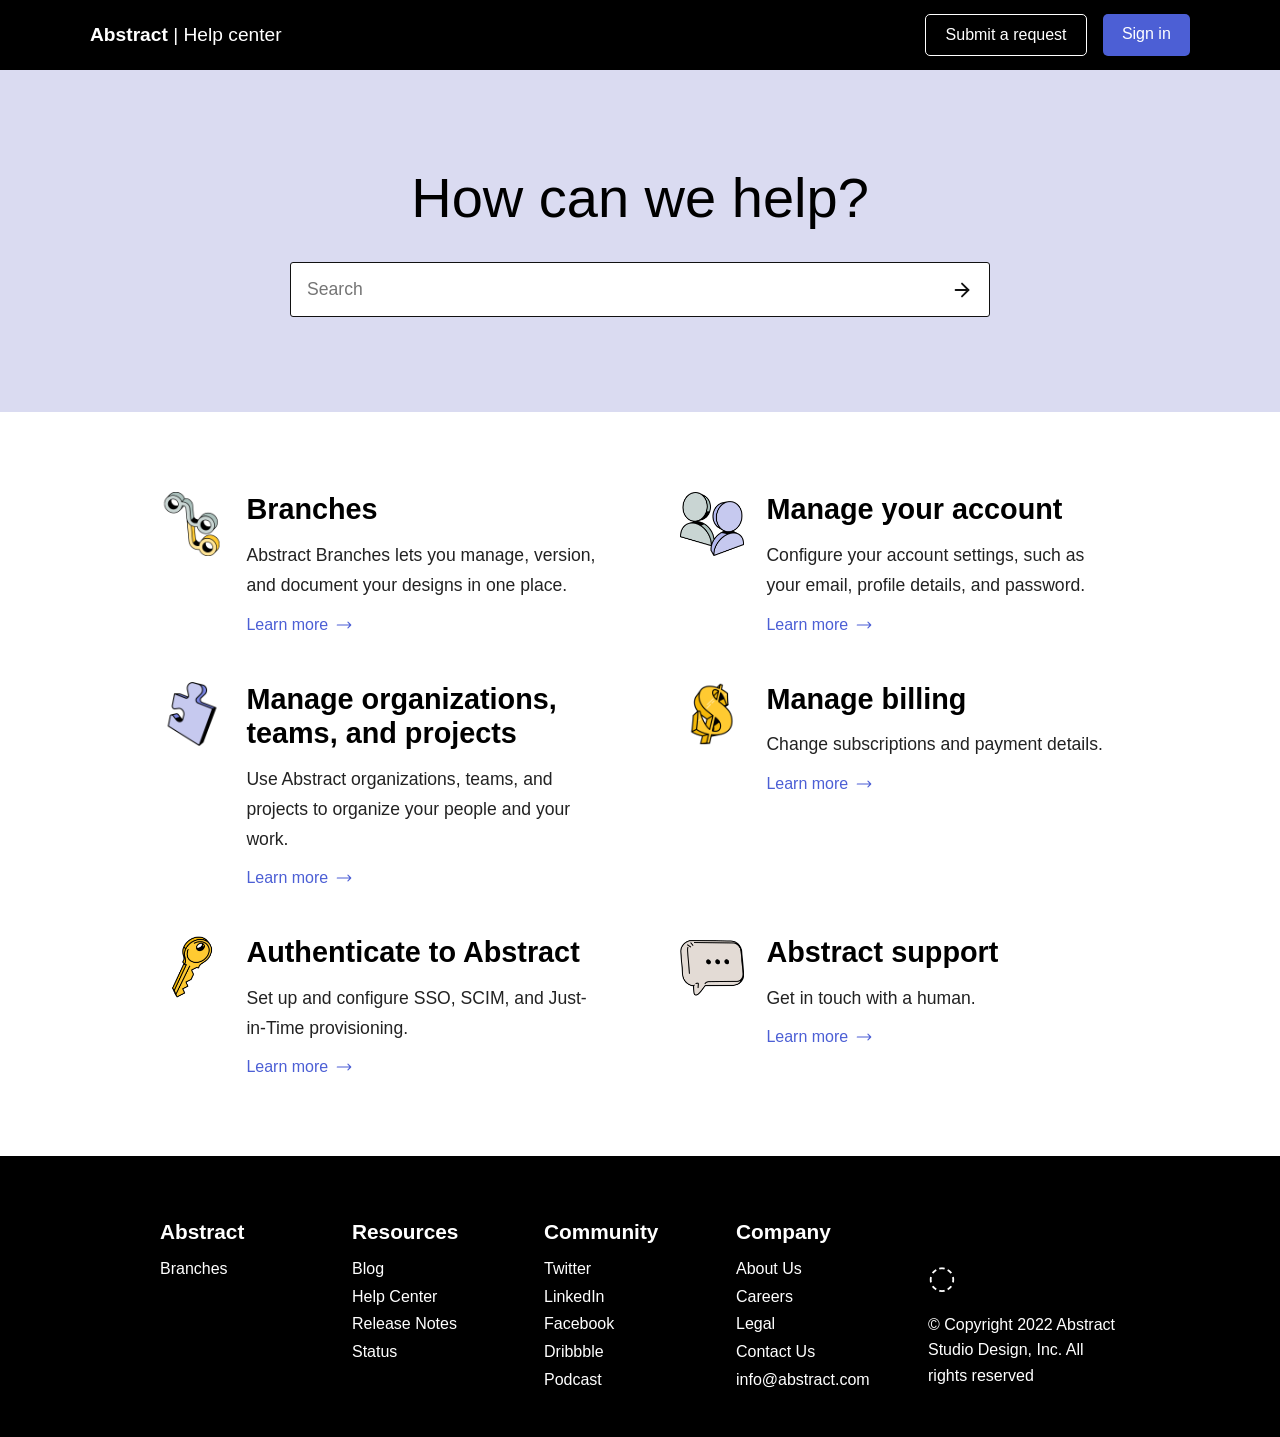
<file: Abstract/index.html>
<!doctype html>
<html lang="en">
  <head>
    <meta charset="UTF-8" />
    <meta name="viewport" content="width=device-width, initial-scale=1.0" />
    <title>Abstract</title>
    <link rel="stylesheet" href="style.css" />
  </head>
  <body>
    <header>
      <div class="branding">
        <p><span>Abstract</span> | Help center</p>
      </div>
      <div class="btn">
        <a href="#" class="req">Submit a request</a>
        <a href="#" class="sign">Sign in</a>
      </div>
    </header>

    <section class="hero">
      <h1>How can we help?</h1>
      <div class="search-box">
        <input type="text" placeholder="Search" />
        <svg
          class="arrow"
          xmlns="http://www.w3.org/2000/svg"
          width="22"
          height="22"
          viewBox="0 0 24 24"
          fill="none"
          stroke="currentColor"
          stroke-width="2"
          stroke-linecap="round"
          stroke-linejoin="round"
        >
          <path d="M5 12h14" />
          <path d="m12 5 7 7-7 7" />
        </svg>
      </div>
    </section>

    <main class="features">
      <div class="card">
        <div class="feature-icon" aria-hidden="true">
          <img src="icons/icon-versions.png" alt="" />
        </div>
        <div class="container">
          <h3>Branches</h3>
          <p>
            Abstract Branches lets you manage, version, and document your
            designs in one place.
          </p>
          <a href="#" class="learn-link">
            <span>Learn more</span>
            <svg
              xmlns="http://www.w3.org/2000/svg"
              fill="none"
              viewBox="0 0 24 24"
              stroke-width="1.5"
              stroke="currentColor"
              class="size-6"
            >
              <path
                stroke-linecap="round"
                stroke-linejoin="round"
                d="M17.25 8.25 21 12m0 0-3.75 3.75M21 12H3"
              />
            </svg>
          </a>
        </div>
      </div>

      <div class="card">
        <div class="feature-icon" aria-hidden="true">
          <img src="icons/icon-account.png" alt="" />
        </div>
        <div class="container">
          <h3>Manage your account</h3>
          <p>
            Configure your account settings, such as your email, profile
            details, and password.
          </p>
          <a href="#" class="learn-link">
            <span>Learn more</span>
            <svg
              xmlns="http://www.w3.org/2000/svg"
              fill="none"
              viewBox="0 0 24 24"
              stroke-width="1.5"
              stroke="currentColor"
              class="size-6"
            >
              <path
                stroke-linecap="round"
                stroke-linejoin="round"
                d="M17.25 8.25 21 12m0 0-3.75 3.75M21 12H3"
              />
            </svg>
          </a>
        </div>
      </div>

      <div class="card">
        <div class="feature-icon" aria-hidden="true">
          <img src="icons/icon-organizations.png" alt="" />
        </div>
        <div class="container">
          <h3>Manage organizations, teams, and projects</h3>
          <p>
            Use Abstract organizations, teams, and projects to organize your
            people and your work.
          </p>
          <a href="#" class="learn-link">
            <span>Learn more</span>
            <svg
              xmlns="http://www.w3.org/2000/svg"
              fill="none"
              viewBox="0 0 24 24"
              stroke-width="1.5"
              stroke="currentColor"
              class="size-6"
            >
              <path
                stroke-linecap="round"
                stroke-linejoin="round"
                d="M17.25 8.25 21 12m0 0-3.75 3.75M21 12H3"
              />
            </svg>
          </a>
        </div>
      </div>

      <div class="card">
        <div class="feature-icon" aria-hidden="true">
          <img src="icons/icon-billing.png" alt="" />
        </div>
        <div class="container">
          <h3>Manage billing</h3>
          <p>Change subscriptions and payment details.</p>
          <a href="#" class="learn-link">
            <span>Learn more</span>
            <svg
              xmlns="http://www.w3.org/2000/svg"
              fill="none"
              viewBox="0 0 24 24"
              stroke-width="1.5"
              stroke="currentColor"
              class="size-6"
            >
              <path
                stroke-linecap="round"
                stroke-linejoin="round"
                d="M17.25 8.25 21 12m0 0-3.75 3.75M21 12H3"
              />
            </svg>
          </a>
        </div>
      </div>

      <div class="card">
        <div class="feature-icon" aria-hidden="true">
          <img src="icons/icon-authenticate.png" alt="" />
        </div>
        <div class="container">
          <h3>Authenticate to Abstract</h3>
          <p>Set up and configure SSO, SCIM, and Just-in-Time provisioning.</p>
          <a href="#" class="learn-link">
            <span>Learn more</span>
            <svg
              xmlns="http://www.w3.org/2000/svg"
              fill="none"
              viewBox="0 0 24 24"
              stroke-width="1.5"
              stroke="currentColor"
              class="size-6"
            >
              <path
                stroke-linecap="round"
                stroke-linejoin="round"
                d="M17.25 8.25 21 12m0 0-3.75 3.75M21 12H3"
              />
            </svg>
          </a>
        </div>
      </div>

      <div class="card">
        <div class="feature-icon" aria-hidden="true">
          <img src="icons/icon-comment.png" alt="" />
        </div>
        <div class="container">
          <h3>Abstract support</h3>
          <p>Get in touch with a human.</p>
          <a href="#" class="learn-link">
            <span>Learn more</span>
            <svg
              xmlns="http://www.w3.org/2000/svg"
              fill="none"
              viewBox="0 0 24 24"
              stroke-width="1.5"
              stroke="currentColor"
              class="size-6"
            >
              <path
                stroke-linecap="round"
                stroke-linejoin="round"
                d="M17.25 8.25 21 12m0 0-3.75 3.75M21 12H3"
              />
            </svg>
          </a>
        </div>
      </div>
    </main>

    <footer class="footer">
      <div class="footer-column">
        <h4>Abstract</h4>
        <a href="#">Branches</a>
      </div>
      <div class="footer-column">
        <h4>Resources</h4>
        <a href="#">Blog</a>
        <a href="#">Help Center</a>
        <a href="#">Release Notes</a>
        <a href="#">Status</a>
      </div>
      <div class="footer-column">
        <h4>Community</h4>
        <a href="#">Twitter</a>
        <a href="#">LinkedIn</a>
        <a href="#">Facebook</a>
        <a href="#">Dribbble</a>
        <a href="#">Podcast</a>
      </div>
      <div class="footer-column">
        <h4>Company</h4>
        <a href="#">About Us</a>
        <a href="#">Careers</a>
        <a href="#">Legal</a>
        <a href="#">Contact Us</a>
        <a href="#">info@abstract.com</a>
      </div>
      <div class="footer-brand">
        <div class="brand-mark">◌</div>
        <p>© Copyright 2022 Abstract Studio Design, Inc. All rights reserved</p>
      </div>
    </footer>
  </body>
</html>
</file>
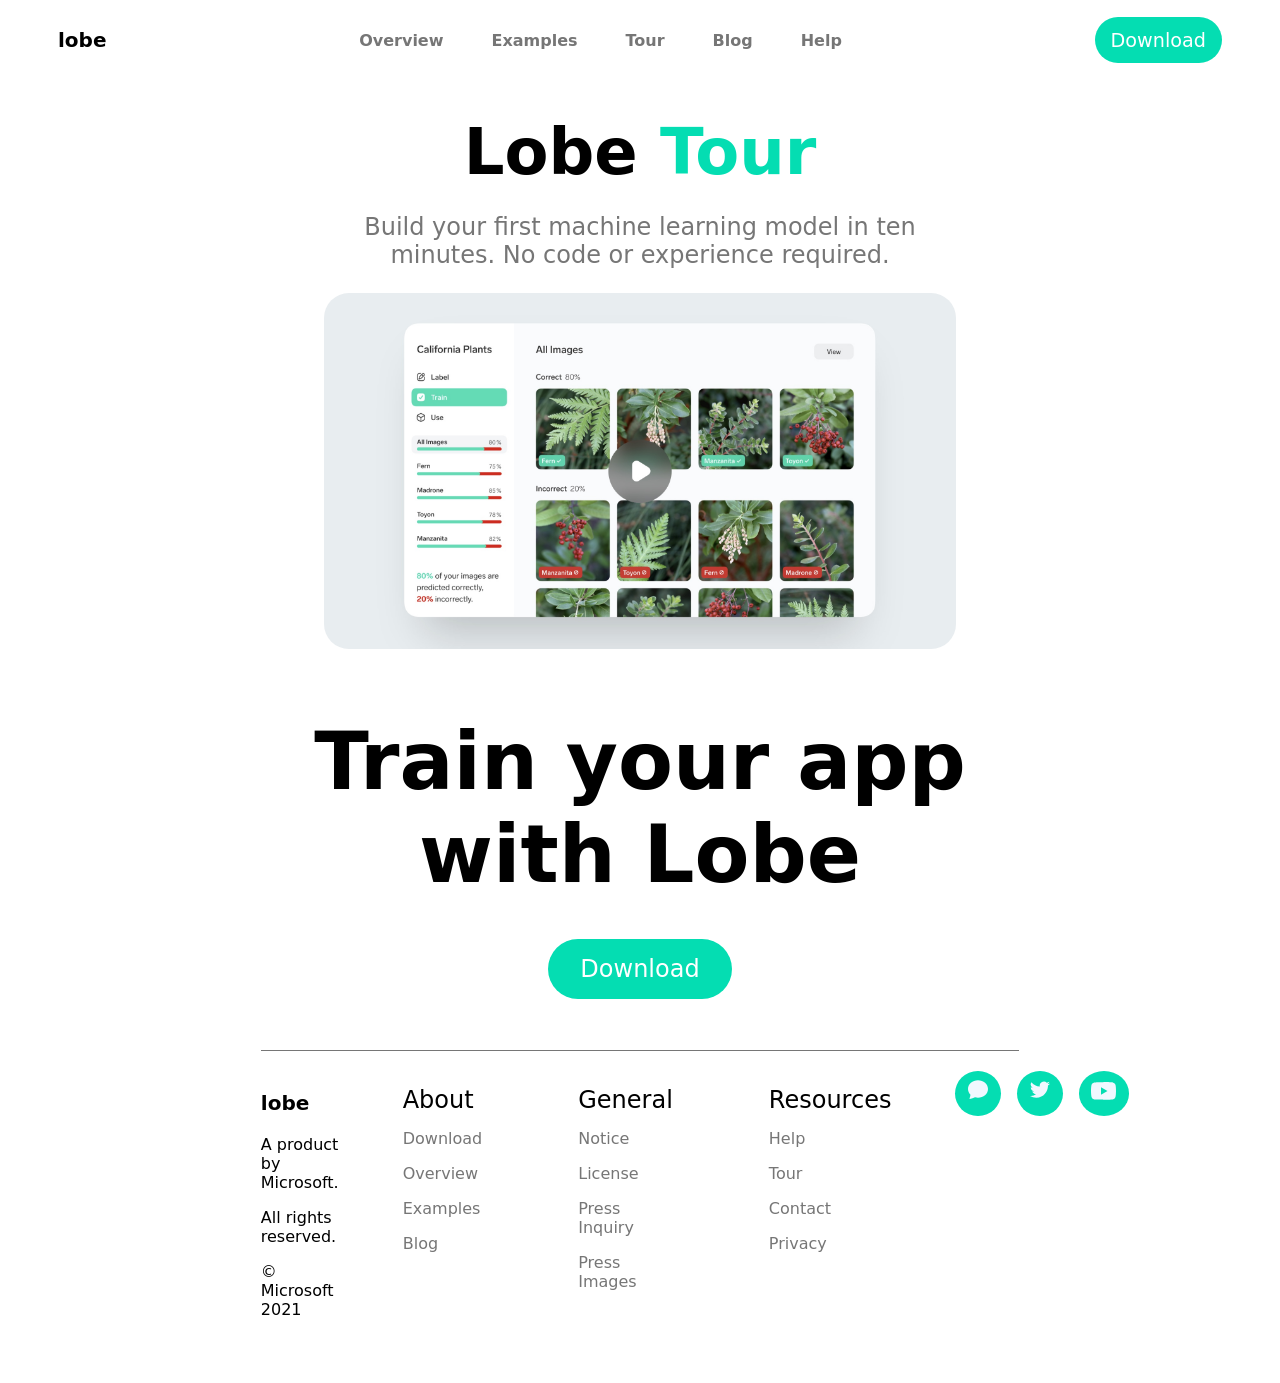
<file: Lobe Tour/index.html>
<!doctype html>
<html>
  <head>
    <link rel="stylesheet" href="style.css" />
  </head>
  <body>
    <header>
      <p class="logo">lobe</p>
      <nav class="navigation">
        <a href="#">Overview</a>
        <a href="#">Examples</a>
        <a href="#">Tour</a>
        <a href="#">Blog</a>
        <a href="#">Help</a>
      </nav>
      <a class="download-btn">Download</a>
    </header>

    <div class="hero">
      <h1>Lobe <span>Tour</span></h1>
      <p>
        Build your first machine learning model in ten <br />
        minutes. No code or experience required.
      </p>
      <img src="assests/banner.jpg" alt="example" width="50%" />
    </div>
    <div class="cta">
      <h2>
        Train your app <br />
        with Lobe
      </h2>
      <a class="download-btn">Download</a>
    </div>
    <footer>
      <div class="container">
        <div class="left">
          <p class="logo">lobe</p>
          <p>A product by Microsoft.</p>
          <p>All rights reserved.</p>
          <p>© Microsoft 2021</p>
        </div>
        <div class="center">
          <div class="about list">
            <h4>About</h4>
            <a href="">Download</a>
            <a href="">Overview</a>
            <a href="">Examples</a>
            <a href="">Blog</a>
          </div>
          <div class="general list">
            <h4>General</h4>
            <a href="">Notice</a>
            <a href="">License</a>
            <a href="">Press Inquiry</a>
            <a href="">Press Images</a>
          </div>
          <div class="resources list">
            <h4>Resources</h4>
            <a href="">Help</a>
            <a href="">Tour</a>
            <a href="">Contact</a>
            <a href="">Privacy</a>
          </div>
        </div>
        <div class="right">
          <div class="icon">
            <svg
              xmlns="http://www.w3.org/2000/svg"
              width="20"
              height="20"
              fill="currentColor"
              class="bi bi-chat-fill"
              viewBox="0 0 16 16"
            >
              <path
                d="M8 15c4.418 0 8-3.134 8-7s-3.582-7-8-7-8 3.134-8 7c0 1.76.743 3.37 1.97 4.6-.097 1.016-.417 2.13-.771 2.966-.079.186.074.394.273.362 2.256-.37 3.597-.938 4.18-1.234A9 9 0 0 0 8 15"
              />
            </svg>
          </div>
          <div class="icon">
            <svg
              xmlns="http://www.w3.org/2000/svg"
              width="20"
              height="20"
              fill="currentColor"
              class="bi bi-twitter"
              viewBox="0 0 16 16"
            >
              <path
                d="M5.026 15c6.038 0 9.341-5.003 9.341-9.334q.002-.211-.006-.422A6.7 6.7 0 0 0 16 3.542a6.7 6.7 0 0 1-1.889.518 3.3 3.3 0 0 0 1.447-1.817 6.5 6.5 0 0 1-2.087.793A3.286 3.286 0 0 0 7.875 6.03a9.32 9.32 0 0 1-6.767-3.429 3.29 3.29 0 0 0 1.018 4.382A3.3 3.3 0 0 1 .64 6.575v.045a3.29 3.29 0 0 0 2.632 3.218 3.2 3.2 0 0 1-.865.115 3 3 0 0 1-.614-.057 3.28 3.28 0 0 0 3.067 2.277A6.6 6.6 0 0 1 .78 13.58a6 6 0 0 1-.78-.045A9.34 9.34 0 0 0 5.026 15"
              />
            </svg>
          </div>
          <div class="icon">
            <svg
              xmlns="http://www.w3.org/2000/svg"
              width="25"
              height="25"
              fill="currentColor"
              class="bi bi-youtube"
              viewBox="0 0 16 16"
            >
              <path
                d="M8.051 1.999h.089c.822.003 4.987.033 6.11.335a2.01 2.01 0 0 1 1.415 1.42c.101.38.172.883.22 1.402l.01.104.022.26.008.104c.065.914.073 1.77.074 1.957v.075c-.001.194-.01 1.108-.082 2.06l-.008.105-.009.104c-.05.572-.124 1.14-.235 1.558a2.01 2.01 0 0 1-1.415 1.42c-1.16.312-5.569.334-6.18.335h-.142c-.309 0-1.587-.006-2.927-.052l-.17-.006-.087-.004-.171-.007-.171-.007c-1.11-.049-2.167-.128-2.654-.26a2.01 2.01 0 0 1-1.415-1.419c-.111-.417-.185-.986-.235-1.558L.09 9.82l-.008-.104A31 31 0 0 1 0 7.68v-.123c.002-.215.01-.958.064-1.778l.007-.103.003-.052.008-.104.022-.26.01-.104c.048-.519.119-1.023.22-1.402a2.01 2.01 0 0 1 1.415-1.42c.487-.13 1.544-.21 2.654-.26l.17-.007.172-.006.086-.003.171-.007A100 100 0 0 1 7.858 2zM6.4 5.209v4.818l4.157-2.408z"
              />
            </svg>
          </div>
        </div>
      </div>
    </footer>
  </body>
</html>
</file>
<file: Abstract/style.css>
* {
    box-sizing: border-box;
}

body {
    margin: 0;
    font-family: "Inter", Arial, sans-serif;
    background: #f5f5f5;
}

h1,
h3,
h4,
p {
    margin: 0;
}

header {
    background: #000;
    color: #fff;
    display: flex;
    justify-content: space-between;
    align-items: center;
    padding: 14px 0;
}

.branding {
    margin-left: 10vh;
    font-size: 1.2rem;
}

.branding span {
    font-weight: 700;
}

.btn {
    margin-right: 10vh;
    display: flex;
    gap: 1rem;
}

.req,
.sign {
    text-decoration: none;
    color: #fff;
    padding: 0.7rem 1.2rem;
    border-radius: 5px;
    font-size: 1rem;
}

.req {
    border: 1px solid #fff;
}

.sign {
    background: #4c5fd5;
}

.hero {
    background: #dadbf1;
    color: #000;
    min-height: 38vh;
    display: flex;
    flex-direction: column;
    align-items: center;
    justify-content: center;
    text-align: center;
    padding: 3rem 1rem;
}

.hero h1 {
    font-size: 3.5rem;
    font-weight: 400;
    margin-bottom: 2rem;
}

.search-box {
    width: min(100%, 700px);
    display: flex;
    align-items: center;
    justify-content: space-between;
    background: #fff;
    border: 1px solid #111;
    border-radius: 3px;
    padding: 0 1rem;
}

.search-box input {
    width: 100%;
    padding: 1rem 0;
    border: none;
    outline: none;
    font-size: 1.1rem;
    background: transparent;
}

.search-box .arrow {
    color: #111;
    flex-shrink: 0;
}

.features {
    display: grid;
    grid-template-columns: repeat(2, minmax(300px, 1fr));
    gap: 3rem 5rem;
    padding: 5rem 10rem;
    background: #fff;
}

.card {
    display: flex;
    align-items: flex-start;
    gap: 1.4rem;
}

.feature-icon {
    width: 64px;
    height: 64px;
    display: grid;
    place-items: center;
    flex-shrink: 0;
}

.feature-icon img {
    width: 100%;
    height: auto;
}

.container {
    display: flex;
    flex-direction: column;
    gap: 0.9rem;
}

.container h3 {
    font-size: 1.8rem;
    font-weight: 700;
    line-height: 1.2;
}

.container p {
    font-size: 1.1rem;
    line-height: 1.7;
    max-width: 28rem;
    color: #222;
}

.learn-link {
    text-decoration: none;
    color: #4c5fd5;
    font-size: 1rem;
    display: inline-flex;
    align-items: center;
    gap: 0.4rem;
}

.learn-link svg {
    width: 18px;
    height: 18px;
}

.footer {
    background: #000;
    color: #fff;
    padding: 4rem 10rem 3rem;
    display: grid;
    grid-template-columns: repeat(4, 1fr) 1.2fr;
    gap: 2rem;
}

.footer-column {
    display: flex;
    flex-direction: column;
    gap: 0.6rem;
}

.footer-column h4 {
    font-size: 1.3rem;
    margin-bottom: 0.4rem;
}

.footer-column a {
    color: #fff;
    text-decoration: none;
    font-size: 1rem;
}

.footer-brand {
    justify-self: end;
    align-self: end;
    display: flex;
    flex-direction: column;
    gap: 1rem;
    text-align: left;
}

.brand-mark {
    font-size: 2rem;
}

.footer-brand p {
    max-width: 18rem;
    line-height: 1.6;
}
</file>
<file: Lobe Tour/style.css>
body {
    font-family: ui-sans-serif, system-ui, -apple-system, BlinkMacSystemFont, "Segoe UI", Roboto, "Helvetica Neue", Arial, "Noto Sans", sans-serif, "Apple Color Emoji", "Segoe UI Emoji", "Segoe UI Symbol", "Noto Color Emoji";
}

header{
    display: flex;
    align-items: center;
    justify-content: space-between;
    margin-right: 50px;
    margin-left: 50px;
}

.logo {
    font-weight: 700;
    font-size: 20px;
}

.navigation {
    display: flex;
    gap: 3rem;
}

.navigation a {
    text-decoration: none;
    color: #767676;
    font-weight: 600;
}

.download-btn {
    color: white;
    font-weight: 500;
    padding: .7rem 1rem;
    font-size: 1.2rem;
    text-align: center;
    border-radius: 25px;
    border: none;
    background-color: #04ddb2;
}

.hero {
    display: flex;
    flex-direction: column;
    align-items: center;
}

.hero h1 {
    font-weight: 700;
    font-size: 4rem;
    margin-bottom: 0;
}

.hero h1 span {
    color: #04ddb2;
}

.hero p {
    text-align: center;
    color: #767676;
    font-size: 1.5rem;
}
.hero img {
    border-radius: 25px;
}

.cta {
    display: flex;
    flex-direction: column;
    align-items: center;
}

.cta h2 {
    font-size: 5rem;
    text-align: center;
    margin-bottom: 3%;
}

.cta .download-btn {
    padding: 1rem 2rem;
    font-size: 1.5rem;
    border-radius: 100px;
    margin-bottom: 4%;
}

footer {
    max-width: 60%;
    margin: 0 auto;
    padding: 0 24px;
    border-top: 1px solid #767676;
    padding: 20px 0 40px;
}

footer .container {
    display: flex;
    align-items: flex-start;
    gap: 4rem;
}

.center {
    display: flex;
    gap: 6rem;
}

.list {
    display: flex;
    flex-direction: column;

}

.list h4 {
    font-size: 24px;
    font-weight: 500;
    margin: 15px 0;
}

.list a{
    text-decoration: none;
    color: #767676;
    margin-bottom: 1rem;
    font-weight: 500;
}
.right {
    display: flex;
    gap: 1rem;
}

.icon {
    background-color: #04ddb2;
    padding: .5rem .8rem;
    border-radius: 100%;
    color: aliceblue;
}
</file>
